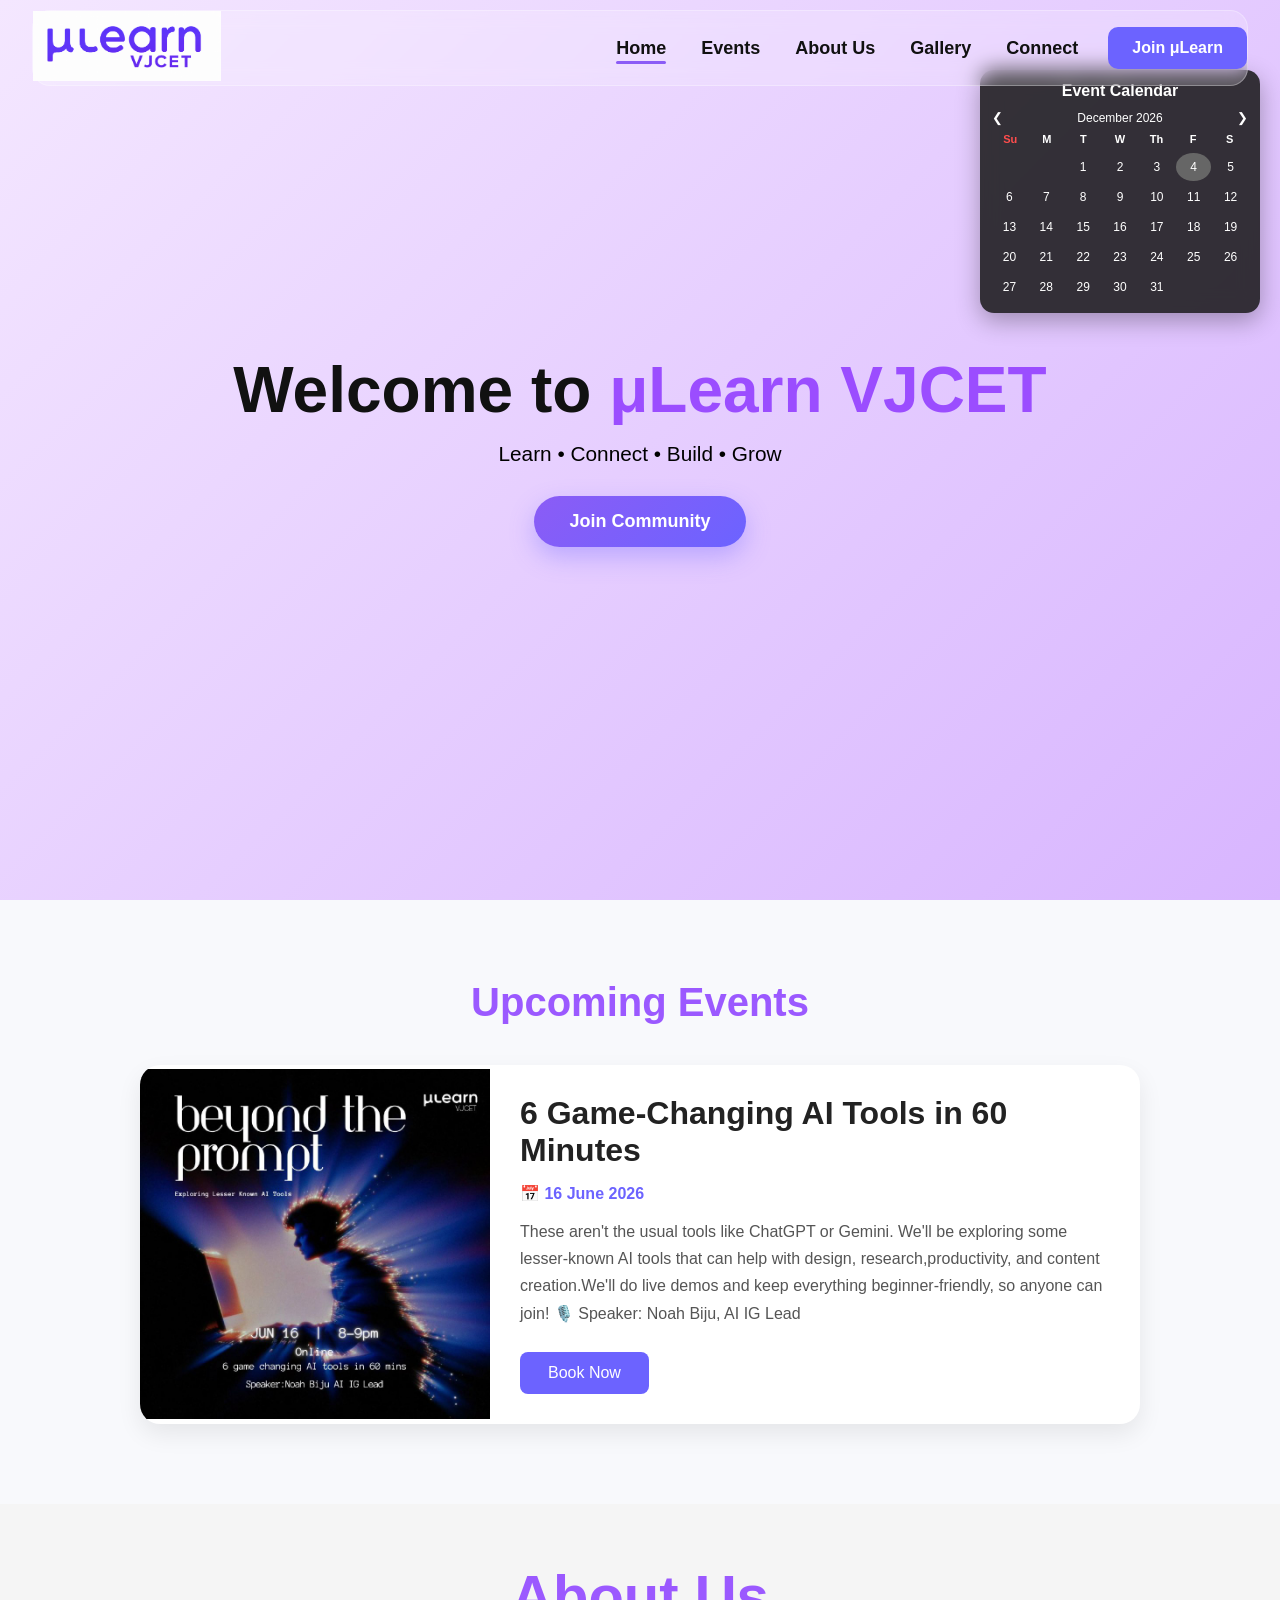
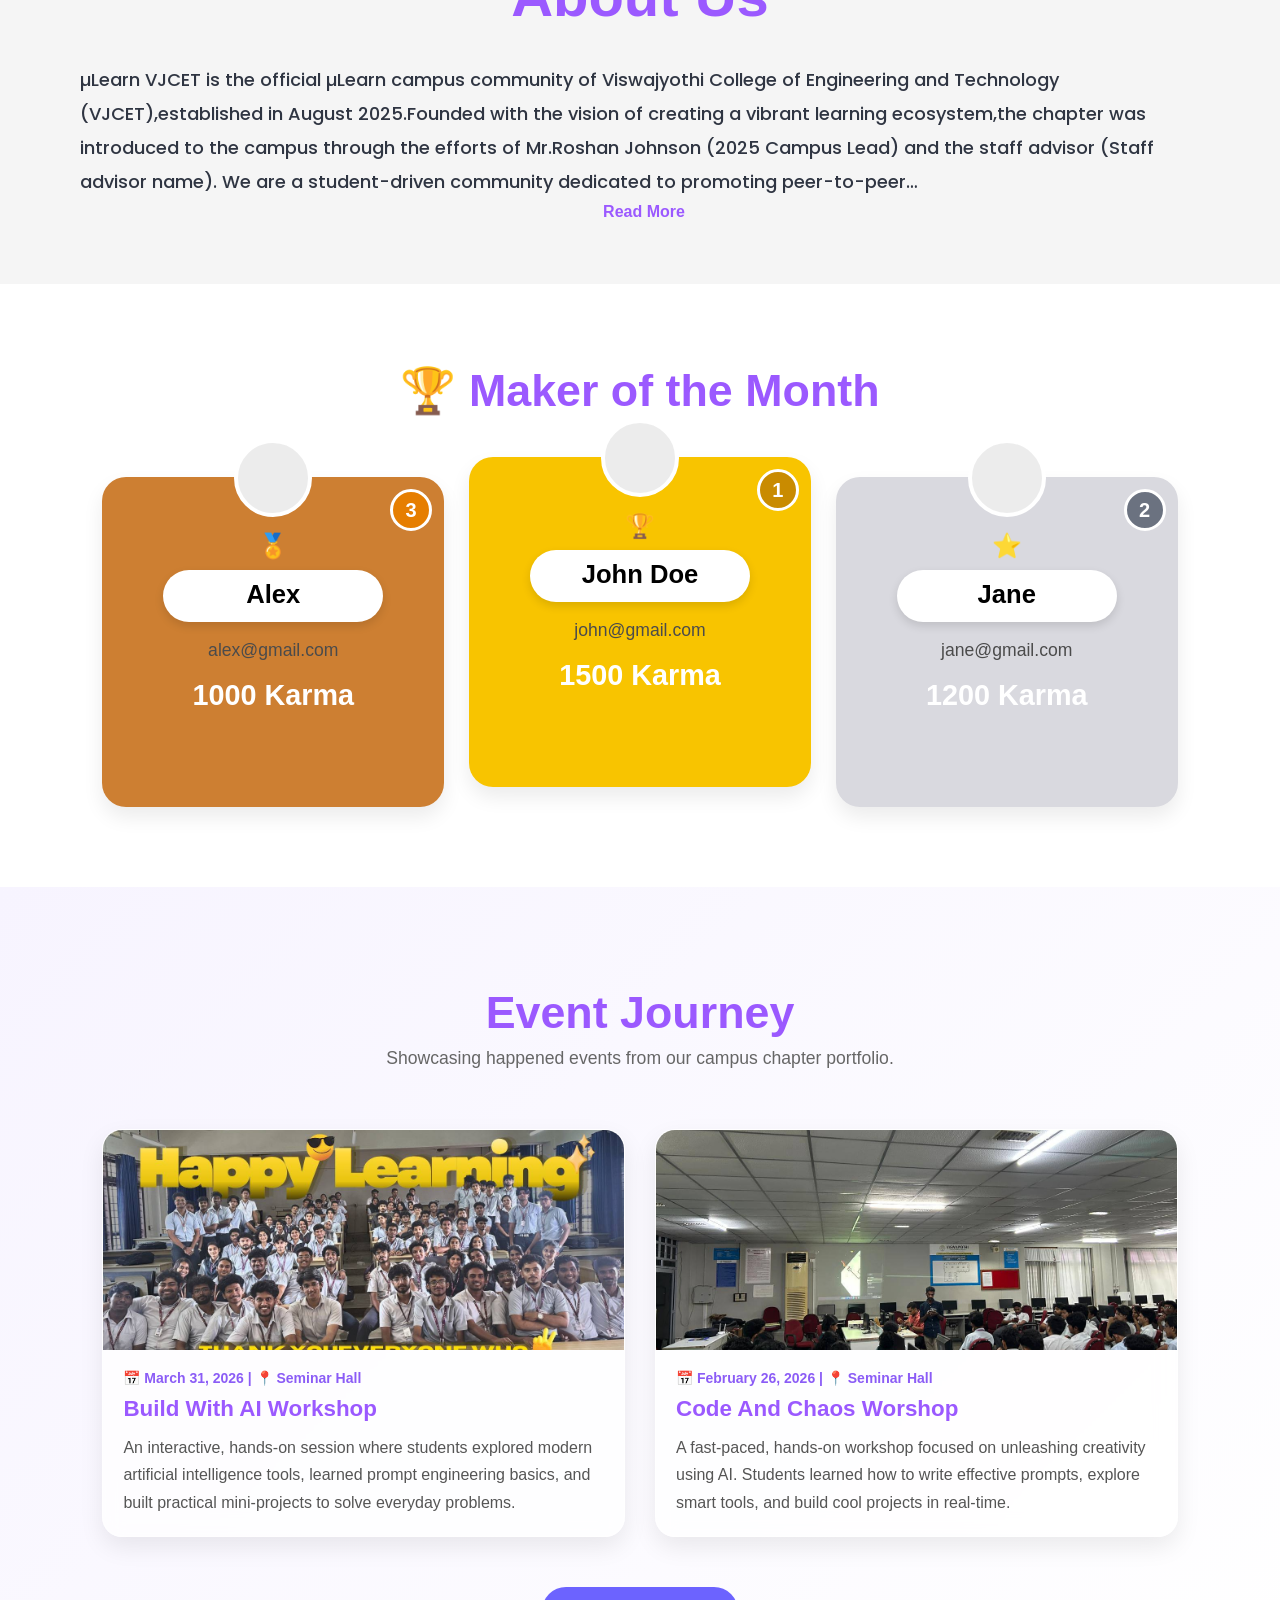
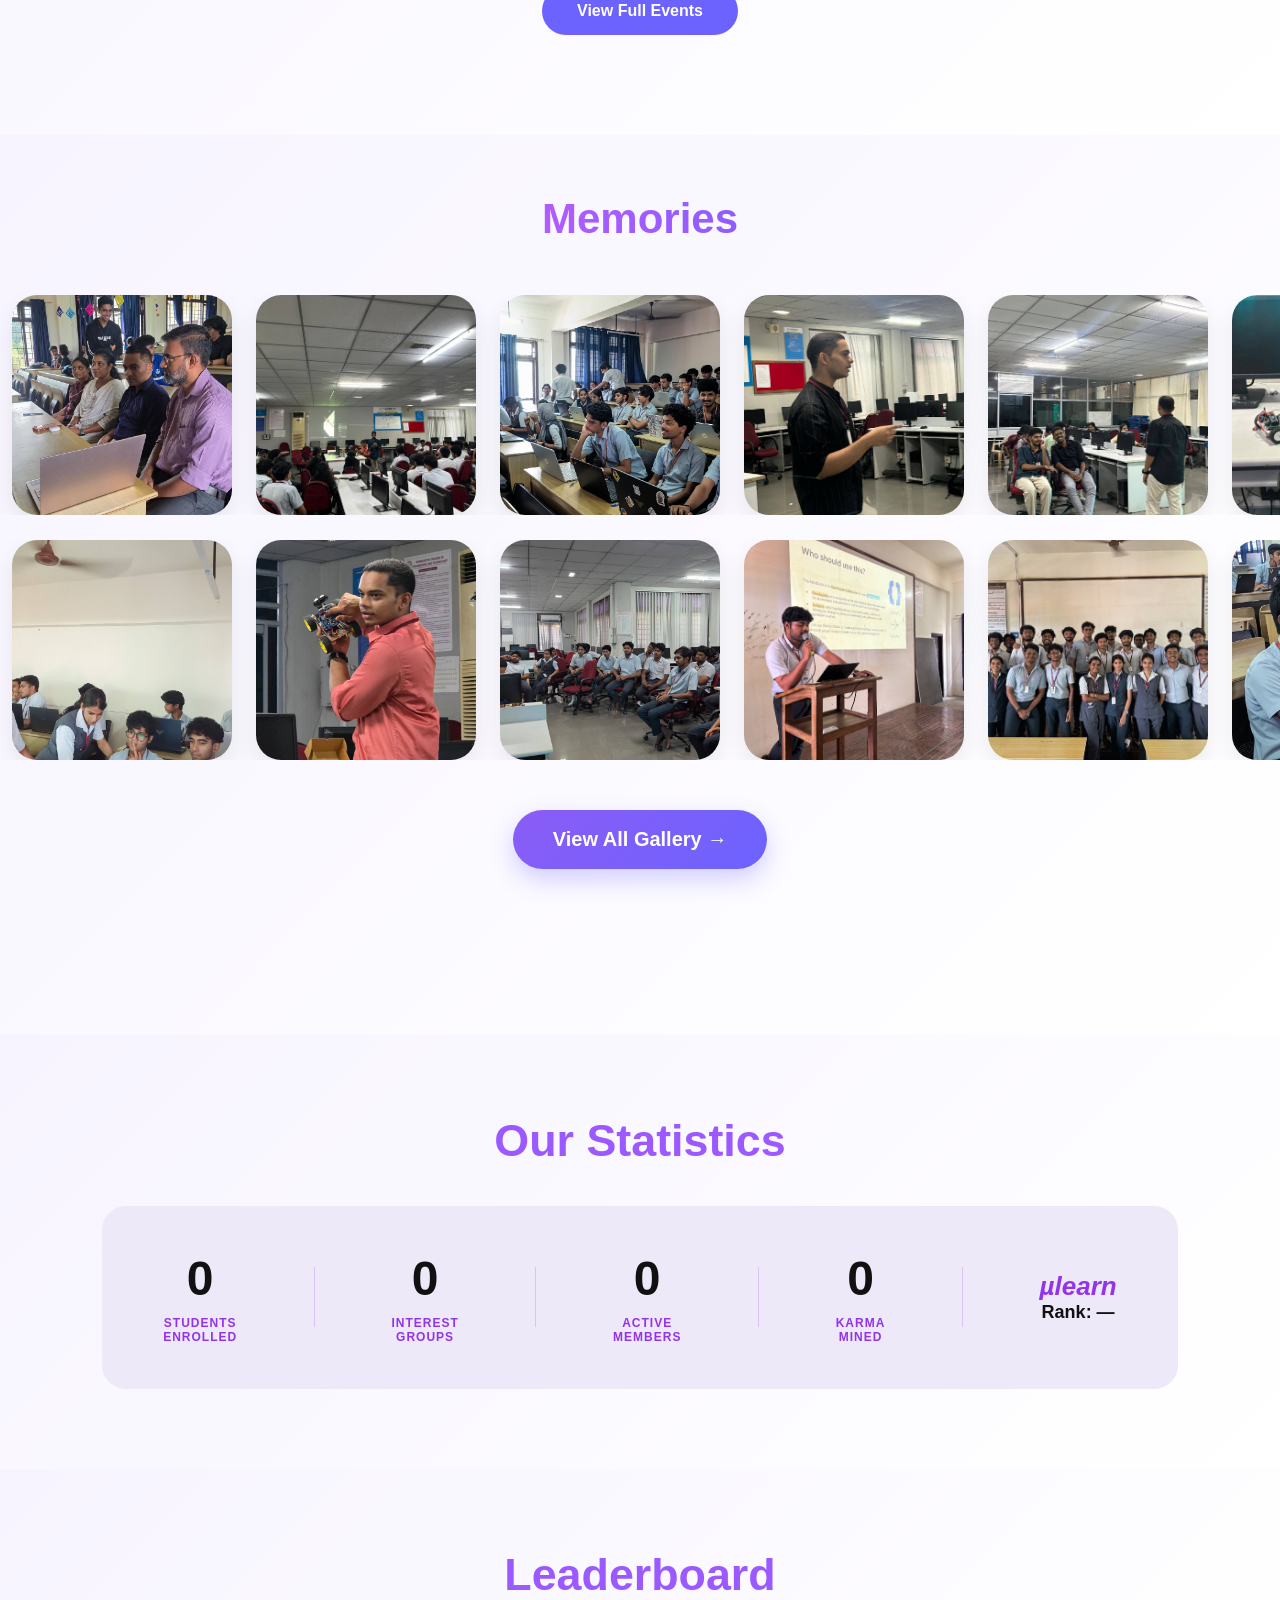
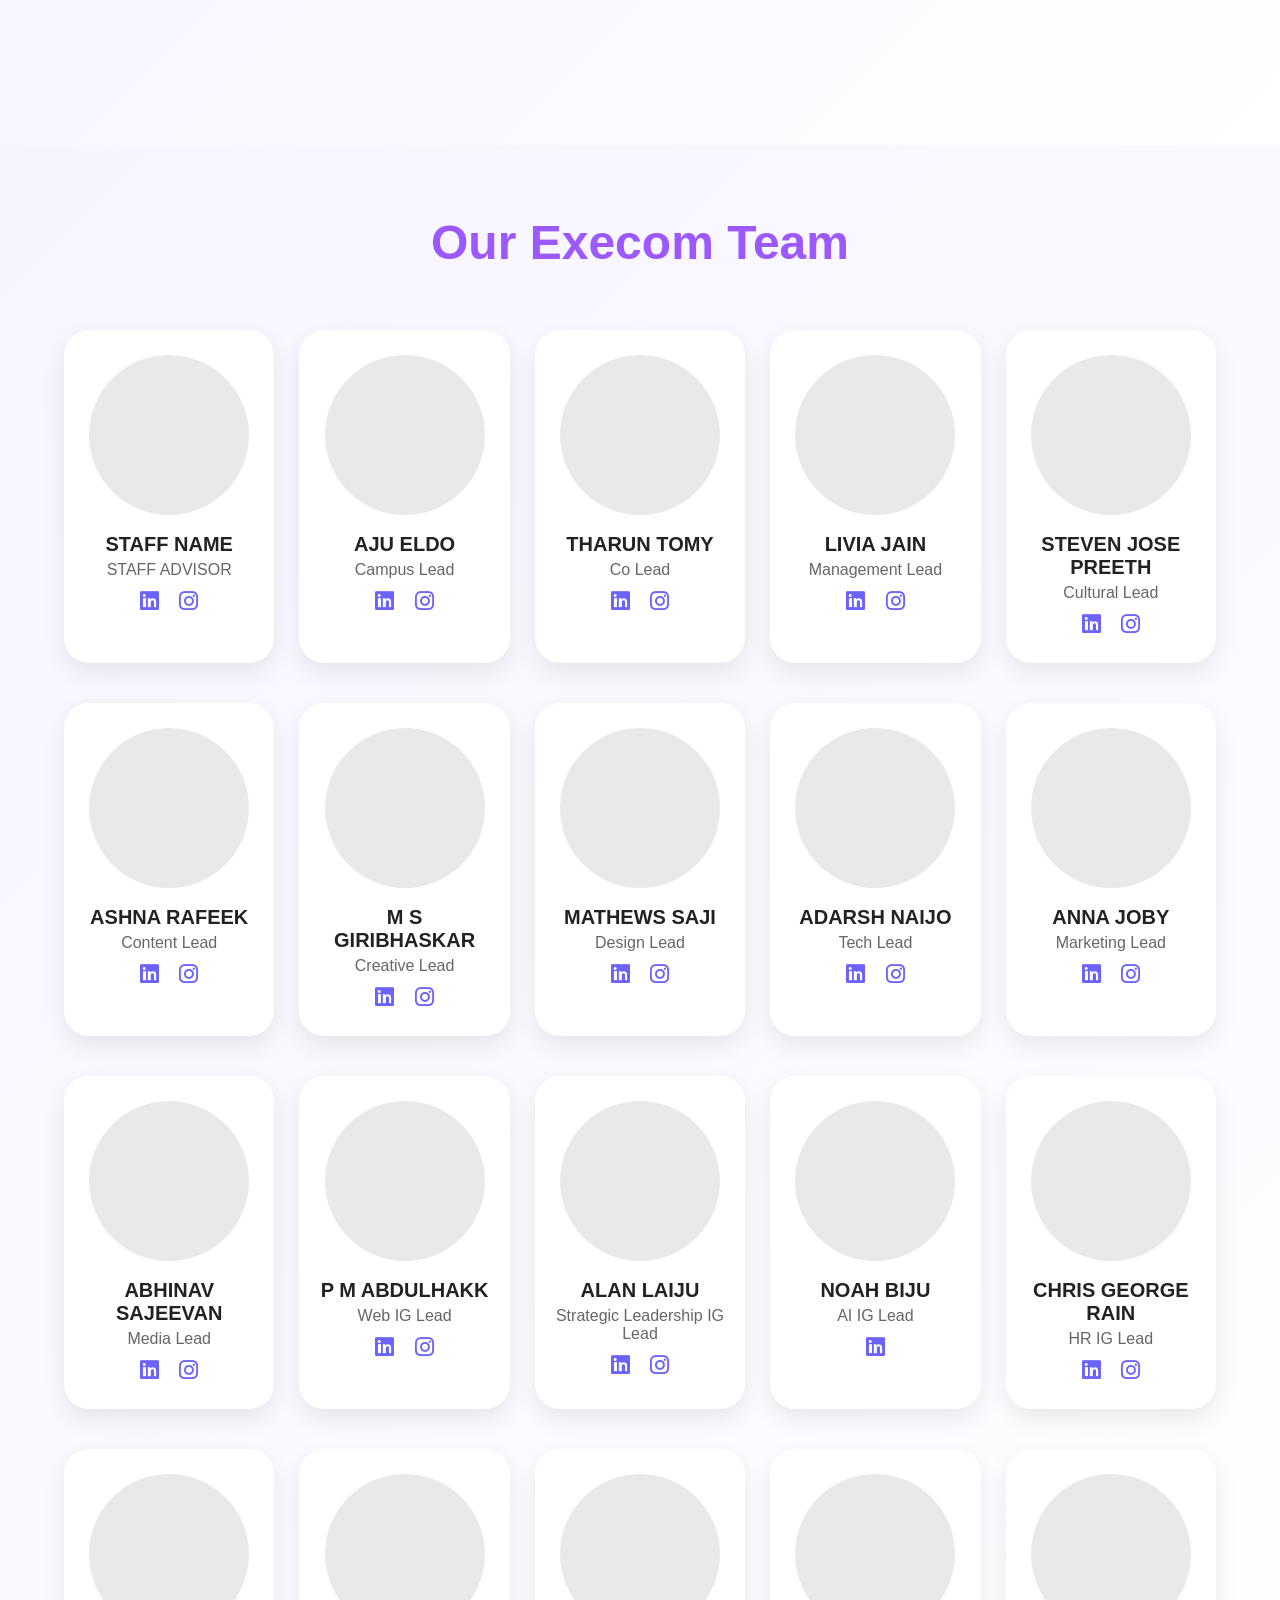
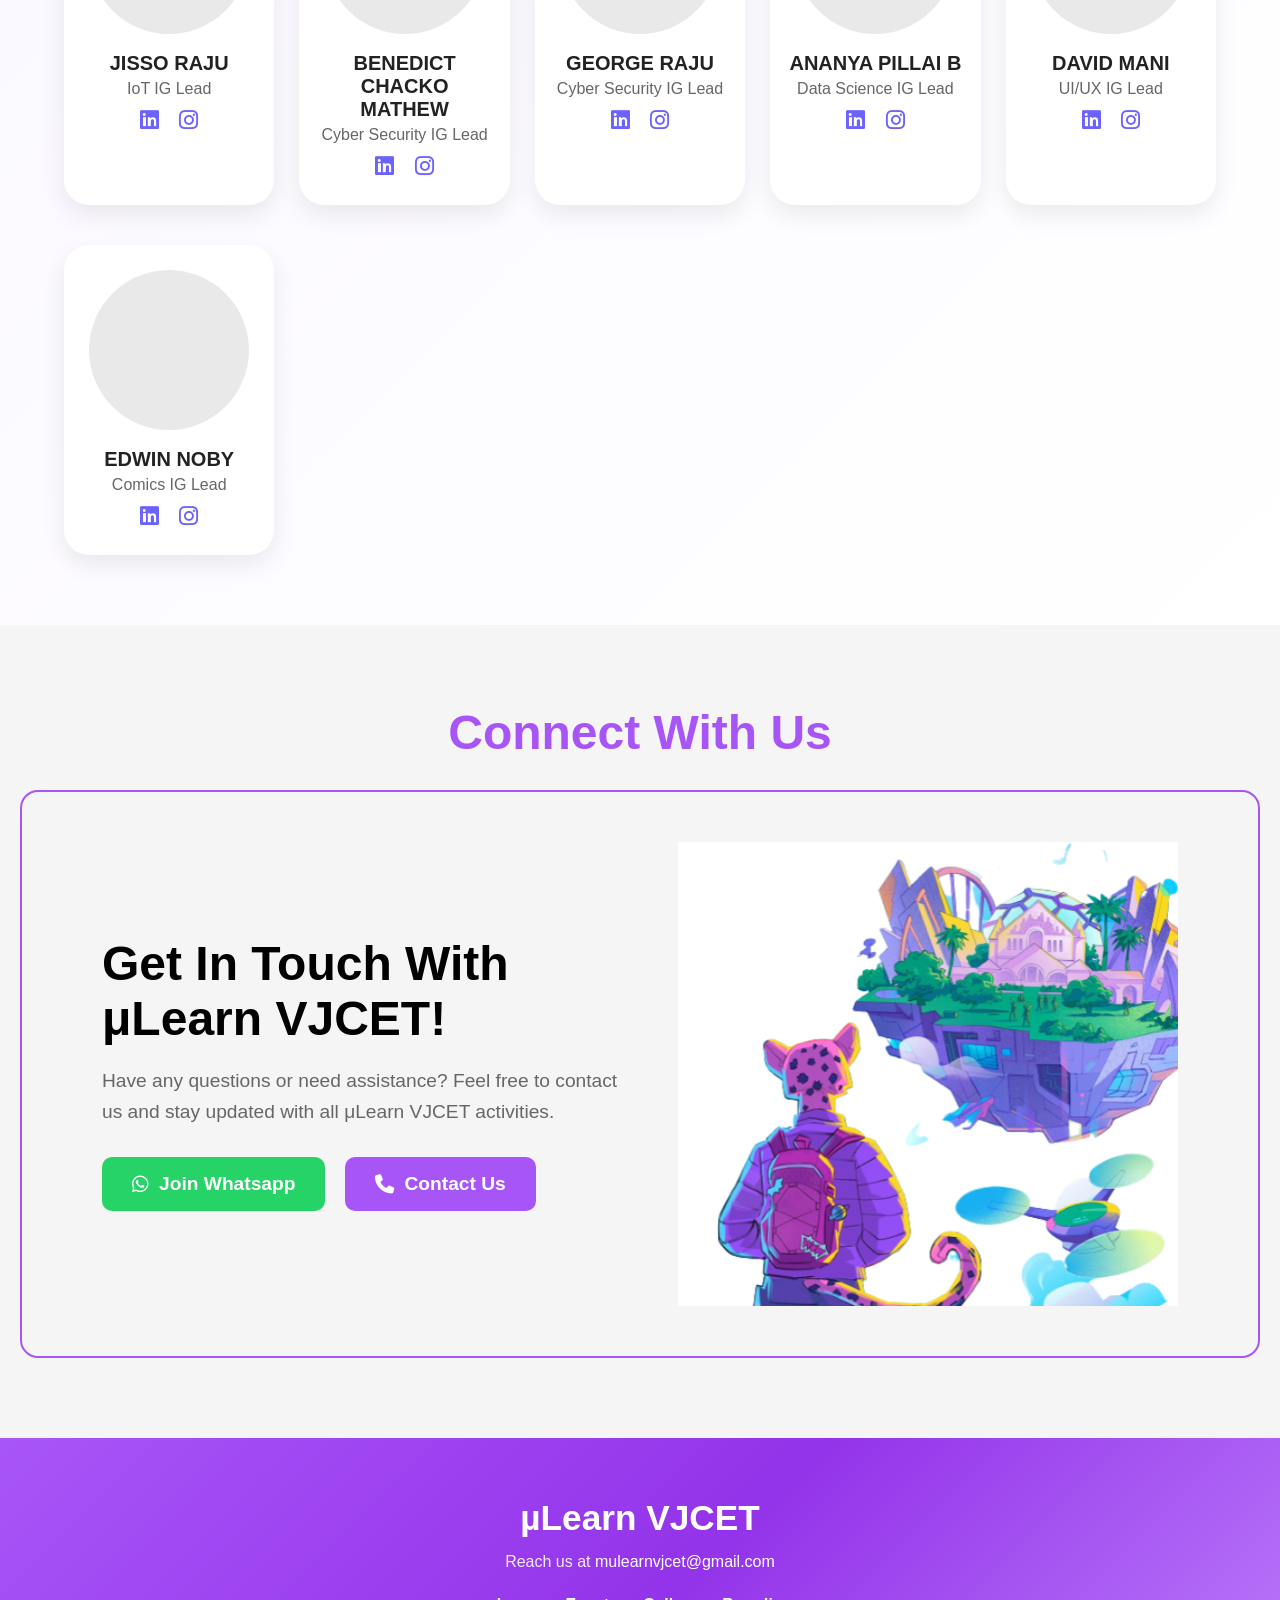
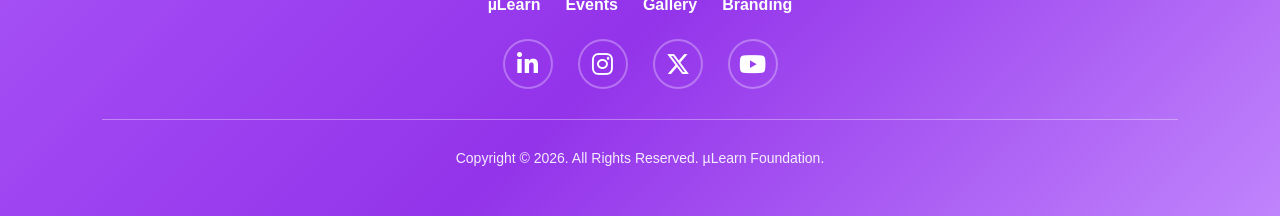
<file: index.html>
<!DOCTYPE html>
<html lang="en">
<head>
    <meta charset="UTF-8">
    <meta name="viewport" content="width=device-width, initial-scale=1.0">
    <title>VJCET μLearn</title>

    <!-- External CSS -->
    <link rel="stylesheet" href="style.css">
    <link rel="stylesheet"
href="https://cdnjs.cloudflare.com/ajax/libs/font-awesome/6.5.1/css/all.min.css">
<link href="https://fonts.googleapis.com/css2?family=Poppins:wght@400;500;600;700&display=swap" rel="stylesheet">
</head>
<body>

    <!-- NAVBAR -->
    <nav class="navbar">

        <div class="nav-container">

            <!-- Logo -->
            <a href="#" class="logo">
                <img src="mu_logo.png" alt="VJCET μLearn Logo">
            </a>

            <!-- Right Side Content -->
            <div class="nav-right">

                <!-- Desktop Menu -->
                <ul class="nav-links">
                    <li><a href="#home">Home</a></li>
                    <li><a href="#events">Events</a></li>
                    <li><a href="#about">About Us</a></li>
                    <li><a href="#gallery">Gallery</a></li>
                    <li><a href="#connect">Connect</a></li>
                </ul>

                <!-- Join Button -->
                <a href="https://app.mulearn.org/register" class="join-btn">
                    Join μLearn
                </a>

                <!-- Hamburger -->
                <div class="hamburger" id="hamburger">
                    <span></span>
                    <span></span>
                    <span></span>
                </div>

            </div>

        </div>

        <!-- Mobile Menu -->
        <div class="mobile-menu" id="mobileMenu">

            <a href="#home" class="mobile-home">Home</a>

            <div class="mobile-line"></div>

            <li><a href="#events">Events</a></li>
                    <li><a href="#about">About Us</a></li>
                    <li><a href="#gallery">Gallery</a></li>
                    <li><a href="#connect">Connect</a></li>

            <a href="https://app.mulearn.org/register" class="mobile-join">
                Join μLearn
            </a>

        </div>

    </nav>

    <!-- HERO SECTION -->
    <section class="hero" id="home">

        <div class="hero-content">

            <h1>
                Welcome to
                <span>μLearn VJCET</span>
            </h1>

            <p>
                Learn • Connect • Build • Grow
            </p>
            <a href="https://chat.whatsapp.com/HdApp4b2ghK9tNvXsVDHcT" class="hero-btn">
    Join Community
</a>
        </div>

        <div class="mini-calendar">
            <h3 class="calendar-title">Event Calendar</h3>
    <div class="cal-header">
        <button id="prev">&#10094;</button>
        <span id="monthTitle"></span>
        <button id="next">&#10095;</button>
    </div>

<div class="cal-weekdays">
    <div class="sunday">Su</div>
    <div>M</div>
    <div>T</div>
    <div>W</div>
    <div>Th</div>
    <div>F</div>
    <div>S</div>
</div>

    <div class="cal-grid" id="calDays"></div>

    <div class="event-box" id="eventBox">
        <h4 id="eventTitle"></h4>
        <p>📅 <span id="eventDateText"></span></p>
        <a href="#events" class="go-btn">Go To Event</a>
    </div>
</div>

</div>

    </section>

    <!-- UPCOMING EVENTS SECTION -->
<section class="upcoming-events" id="events">

    <div class="events-container">

        <h2>Upcoming Events</h2>

        <div class="event-card">

            <!-- Event Poster -->
            <div class="event-image">
                <img src="ad_poster.jpg" alt="Event Poster">
            </div>

            <!-- Event Details -->
            <div class="event-details">

                <h3>6 Game-Changing AI Tools in 60 Minutes</h3>

                <p class="event-date">
                    📅 16 June 2026
                </p>

                <p class="event-description">
                    These aren't the usual tools like ChatGPT or Gemini. We'll be exploring some lesser-known AI tools that can help with design, research,productivity, and content creation.We'll do live demos and keep everything beginner-friendly, so anyone can join!
🎙️ Speaker: Noah Biju, AI IG Lead
                </p>

                <!-- Replace YOUR_EVENT_LINK_HERE -->
                <a href="https://forms.gle/WRQ4mvs7nABZzKE76" class="book-btn">
                    Book Now
                </a>

            </div>

        </div>

    </div>

</section>

</section>

<!-- ABOUT US -->
<section class="about-section" id="about">
    <h2>About Us</h2>

    <p id="aboutText" class="about-text">
µLearn VJCET is the official µLearn campus community of Viswajyothi College of Engineering and Technology (VJCET),established in August 2025.Founded with the vision of creating a vibrant learning ecosystem,the chapter was introduced to the campus through the efforts of Mr.Roshan Johnson (2025 Campus Lead) and the staff advisor (Staff advisor name).
We are a student-driven community dedicated to promoting peer-to-peer learning,innovation,collaboration,and skill development.Through workshops,hackathons,learning circles,mentorship programs,and community initiatives,we provide students with opportunities to explore technology,build meaningful projects,and develop industry-relevant skills.
At µLearn VJCET,we believe that learning extends beyond classrooms.Our mission is to cultivate a culture where students learn together,share knowledge,support one another,and grow into future-ready professionals.By connecting learners,mentors,and industry experts,we strive to empower every student to unlock their full potential and contribute positively to the tech community.
    </p>

    <a id="readMoreBtn" class="read-more">Read More</a>
</section>

<!-- MAKER OF THE MONTH -->
<section class="maker-section">

    <h2 class="maker-title">🏆 Maker of the Month</h2>

    <div class="top-makers">

        <!-- Rank 1 -->
        <div class="maker-card rank-1">
            <div class="profile-pic"></div>
            <div class="rank-badge">1</div>
            <div class="trophy">🏆</div>
            <div class="name">John Doe</div>
            <div class="email">john@gmail.com</div>
            <div class="karma">1500 Karma</div>
        </div>

        <!-- Rank 2 -->
        <div class="maker-card rank-2">
            <div class="profile-pic"></div>
            <div class="rank-badge">2</div>
            <div class="trophy">⭐</div>
            <div class="name">Jane</div>
            <div class="email">jane@gmail.com</div>
            <div class="karma">1200 Karma</div>
        </div>

        <!-- Rank 3 -->
        <div class="maker-card rank-3">
            <div class="profile-pic"></div>
            <div class="rank-badge">3</div>
            <div class="trophy">🏅</div>
            <div class="name">Alex</div>
            <div class="email">alex@gmail.com</div>
            <div class="karma">1000 Karma</div>
        </div>

    </div>

</section>

    <!---------   EVENT JOURNEY SECTION      ------- -->
    <section id="event-journey">
        <div class="container">
            
            <!-- Context Header Blocks -->
            <div class="text-center">
                <h2 class="section-title">Event Journey</h2>
                <p class="section-subtitle">Showcasing happened events from our campus chapter portfolio.</p>
            </div>

            <!-- Active Flex Layout Alignment Boundary Frame -->
            <div class="event-grid">
                
                <!-- [Event Card 1] Always Visible Content Block -->
                <div class="glass-card event-display-card">
                    <div class="event-image-container">
                        <img src="workshop7.jpg" alt="Event Photo" class="event-cover-img">
                    </div>
                    <div class="event-content-body">
                        <span class="event-meta">📅 March 31, 2026 | 📍 Seminar Hall</span>
                        <h3 class="event-title">Build With AI Workshop</h3>
                        <p class="event-desc">An interactive, hands-on session where students explored modern artificial intelligence tools, learned prompt engineering basics, and built practical mini-projects to solve everyday problems.</p>
                    </div>
                </div>

                <!-- [Event Card 2] Always Visible Content Block -->
                <div class="glass-card event-display-card">
                    <div class="event-image-container">
                        <img src="workshop2.jpg" alt="Event Photo" class="event-cover-img">
                    </div>
                    <div class="event-content-body">
                        <span class="event-meta">📅 February 26, 2026 | 📍 Seminar Hall</span>
                        <h3 class="event-title">Code And Chaos Worshop</h3>
                        <p class="event-desc">A fast-paced, hands-on workshop focused on unleashing creativity using AI. Students learned how to write effective prompts, explore smart tools, and build cool projects in real-time.</p>
                    </div>
                </div>

                <!-- [Event Card 3] Initially Hidden Block -->
                <div class="glass-card event-display-card hidden-card">
                    <div class="event-image-container">
                        <img src="workshop6.jpg" alt="IoT Workshop" class="event-cover-img">
                    </div>
                    <div class="event-content-body">
                        <span class="event-meta">📅 February 8, 2026 | 📍 Programming Lab</span>
                        <h3 class="event-title">IoT Worshop</h3>
                        <p class="event-desc">A hands-on workshop where students explored smart devices, learned microcontroller basics, and connected hardware to the internet.</p>
                    </div>
                </div>

            </div>

            <!-- Button Component Layout Block -->
            <div class="view-more-container">
                <button id="toggle-events-btn" class="view-events-btn">View Full Events</button>
            </div>

        </div>
    </section>

<!-----------------   GALLERY SECTION  ------------------>
<section class="gallery-section" id="gallery">
    <h2>Memories</h2>

    <!-- Row 1 -->
    <div class="gallery-row">
        <div class="gallery-track">

            <div class="photo-card"><img src="workshop1.jpg" alt="Workshop 1"></div>
            <div class="photo-card"><img src="workshop2.jpg" alt="Workshop 2"></div>
            <div class="photo-card"><img src="workshop3.jpg" alt="Workshop 3"></div>
            <div class="photo-card"><img src="workshop4.jpg" alt="Workshop 4"></div>
            <div class="photo-card"><img src="workshop5.jpg" alt="Workshop 5"></div>
            <div class="photo-card"><img src="workshop6.jpg" alt="Workshop 6"></div>
            <div class="photo-card"><img src="workshop7.jpg" alt="Workshop 7"></div>
            <div class="photo-card"><img src="workshop8.jpg" alt="Workshop 8"></div>
            <div class="photo-card"><img src="workshop9.jpg" alt="Workshop 9"></div>
            <div class="photo-card"><img src="workshop10.jpg" alt="Workshop 10"></div>

            <!-- Duplicate for smooth sliding -->
            <div class="photo-card"><img src="workshop1.jpg" alt="Workshop 1"></div>
            <div class="photo-card"><img src="workshop2.jpg" alt="Workshop 2"></div>
            <div class="photo-card"><img src="workshop3.jpg" alt="Workshop 3"></div>
            <div class="photo-card"><img src="workshop4.jpg" alt="Workshop 4"></div>
            <div class="photo-card"><img src="workshop5.jpg" alt="Workshop 5"></div>
            <div class="photo-card"><img src="workshop6.jpg" alt="Workshop 6"></div>
            <div class="photo-card"><img src="workshop7.jpg" alt="Workshop 7"></div>
            <div class="photo-card"><img src="workshop8.jpg" alt="Workshop 8"></div>
            <div class="photo-card"><img src="workshop9.jpg" alt="Workshop 9"></div>
            <div class="photo-card"><img src="workshop10.jpg" alt="Workshop 10"></div>

        </div>
    </div>

    <!-- Row 2 -->
    <div class="gallery-row reverse">
        <div class="gallery-track">

            <div class="photo-card"><img src="workshop11.jpg" alt="Workshop 11"></div>
            <div class="photo-card"><img src="workshop12.jpg" alt="Workshop 12"></div>
            <div class="photo-card"><img src="workshop13.jpg" alt="Workshop 13"></div>
            <div class="photo-card"><img src="workshop14.jpg" alt="Workshop 14"></div>
            <div class="photo-card"><img src="workshop15.jpg" alt="Workshop 15"></div>
            <div class="photo-card"><img src="workshop16.jpg" alt="Workshop 16"></div>
            <div class="photo-card"><img src="workshop17.jpg" alt="Workshop 17"></div>
            <div class="photo-card"><img src="workshop18.jpg" alt="Workshop 18"></div>
            <div class="photo-card"><img src="workshop19.jpg" alt="Workshop 19"></div>
            <div class="photo-card"><img src="workshop20.jpg" alt="Workshop 20"></div>

            <!-- Duplicate for smooth sliding -->
            <div class="photo-card"><img src="workshop11.jpg" alt="Workshop 11"></div>
            <div class="photo-card"><img src="workshop12.jpg" alt="Workshop 12"></div>
            <div class="photo-card"><img src="workshop13.jpg" alt="Workshop 13"></div>
            <div class="photo-card"><img src="workshop14.jpg" alt="Workshop 14"></div>
            <div class="photo-card"><img src="workshop15.jpg" alt="Workshop 15"></div>
            <div class="photo-card"><img src="workshop16.jpg" alt="Workshop 16"></div>
            <div class="photo-card"><img src="workshop17.jpg" alt="Workshop 17"></div>
            <div class="photo-card"><img src="workshop18.jpg" alt="Workshop 18"></div>
            <div class="photo-card"><img src="workshop19.jpg" alt="Workshop 19"></div>
            <div class="photo-card"><img src="workshop20.jpg" alt="Workshop 20"></div>

        </div>
    </div>

    <!-- View All Gallery Button -->
    <div class="gallery-btn-container">
        <button class="view-gallery-btn" id="openGalleryBtn">
            View All Gallery →
        </button>
    </div>
</section>

<!-- FULLSCREEN GALLERY MODAL -->
<div class="gallery-modal" id="galleryModal">

    <span class="close-gallery" id="closeGalleryBtn">&times;</span>

    <div class="gallery-modal-content">

        <img src="workshop1.jpg" alt="">
        <img src="workshop2.jpg" alt="">
        <img src="workshop3.jpg" alt="">
        <img src="workshop4.jpg" alt="">
        <img src="workshop5.jpg" alt="">
        <img src="workshop6.jpg" alt="">
        <img src="workshop7.jpg" alt="">
        <img src="workshop8.jpg" alt="">
        <img src="workshop9.jpg" alt="">
        <img src="workshop10.jpg" alt="">

        <img src="workshop11.jpg" alt="">
        <img src="workshop12.jpg" alt="">
        <img src="workshop13.jpg" alt="">
        <img src="workshop14.jpg" alt="">
        <img src="workshop15.jpg" alt="">
        <img src="workshop16.jpg" alt="">
        <img src="workshop17.jpg" alt="">
        <img src="workshop18.jpg" alt="">
        <img src="workshop19.jpg" alt="">
        <img src="workshop20.jpg" alt="">

    </div>

</div>

<!-- LEAD STATS SECTION -->
<section class="stats-section" id="stats">

    <h2 class="stats-title">Our Statistics</h2>

    <div class="stats-band">

        <div class="stats-row">

            <div class="stat-item">
                <div class="stat-num" id="studentsCount">0</div>
                <div class="stat-label">Students<br>Enrolled</div>
            </div>

            <div class="stat-divider"></div>

            <div class="stat-item">
                <div class="stat-num" id="igCount">0</div>
                <div class="stat-label">Interest<br>Groups</div>
            </div>

            <div class="stat-divider"></div>

            <div class="stat-item">
                <div class="stat-num" id="activeCount">0</div>
                <div class="stat-label">Active<br>Members</div>
            </div>

            <div class="stat-divider"></div>

            <div class="stat-item">
                <div class="stat-num" id="karmaCount">0</div>
                <div class="stat-label">Karma<br>Mined</div>
            </div>

            <div class="stat-divider"></div>

            <div class="stat-item rank-item">
                <span class="mu-logo-text">µlearn</span>
                <span class="rank-num-text" id="rankText">Rank: —</span>
            </div>

        </div>

    </div>

</section>
<!-- LEADERBOARD -->
<section class="leaderboard-section">

    <h2 class="leaderboard-title">Leaderboard</h2>

    <div class="podium" id="podium"></div>

    <div class="leaderboard-list" id="leaderboardList"></div>

</section>

<!-----------------   EXECOM SECTION  ------------------>

    <section class="execom-section">
    <h2>Our Execom Team</h2>

    <div class="execom-grid">

         <div class="member-card">
            <div class="photo-space"></div>
            <h3>STAFF NAME</h3>
            <p>STAFF ADVISOR</p>
            <div class="social-links">
                <a href=PASTE_LINK_HERE target="_blank"><i class="fab fa-linkedin"></i></a>
                <a href=PASTE_LINK_HERE target="_blank"><i class="fab fa-instagram"></i></a>
            </div>
        </div>

        <div class="member-card">
            <div class="photo-space"></div>
            <h3>AJU ELDO</h3>
            <p>Campus Lead</p>
            <div class="social-links">
                <a href="https://www.linkedin.com/in/aju-eldo" target="_blank"><i class="fab fa-linkedin"></i></a>
                <a href="https://www.instagram.com/aju_eldo_" target="_blank"><i class="fab fa-instagram"></i></a>
            </div>
        </div>

        <div class="member-card">
            <div class="photo-space"></div>
            <h3>THARUN TOMY</h3>
            <p>Co Lead</p>
            <div class="social-links">
                <a href="https://www.linkedin.com/in/tharuntomy06" target="_blank"><i class="fab fa-linkedin"></i></a>
                <a href="https://www.instagram.com/tharun.tomy" target="_blank"><i class="fab fa-instagram"></i></a>
            </div>
        </div>

        <div class="member-card">
            <div class="photo-space"></div>
            <h3>LIVIA JAIN</h3>
            <p>Management Lead</p>
            <div class="social-links">
                <a href="https://www.linkedin.com/in/livia-jain-751b2a349" target="_blank"><i class="fab fa-linkedin"></i></a>
                <a href="https://www.instagram.com/liviajain" target="_blank"><i class="fab fa-instagram"></i></a>
            </div>
        </div>

        <div class="member-card">
            <div class="photo-space"></div>
            <h3>STEVEN JOSE PREETH</h3>
            <p>Cultural Lead</p>
            <div class="social-links">
                <a href="https://www.linkedin.com/in/steven-preeth-304405318" target="_blank"><i class="fab fa-linkedin"></i></a>
                <a href="https://www.instagram.com/_steven.x_/" target="_blank"><i class="fab fa-instagram"></i></a>
            </div>
        </div>

        <div class="member-card">
            <div class="photo-space"></div>
            <h3>ASHNA RAFEEK</h3>
            <p>Content Lead</p>
            <div class="social-links">
                <a href="https://www.linkedin.com/in/ashnarafeek" target="_blank"><i class="fab fa-linkedin"></i></a>
                <a href="https://www.instagram.com/4s1na" target="_blank"><i class="fab fa-instagram"></i></a>
            </div>
        </div>

        <div class="member-card">
            <div class="photo-space"></div>
            <h3>M S GIRIBHASKAR</h3>
            <p>Creative Lead</p>
            <div class="social-links">
                <a href="https://www.linkedin.com/in/m-s-giribhaskar" target="_blank"><i class="fab fa-linkedin"></i></a>
                <a href="https://www.instagram.com/__giribhaskar__" target="_blank"><i class="fab fa-instagram"></i></a>
            </div>
        </div>

        <div class="member-card">
            <div class="photo-space"></div>
            <h3>MATHEWS SAJI</h3>
            <p>Design Lead</p>
            <div class="social-links">
                <a href="https://www.linkedin.com/in/mathews-saji-53825a2b9" target="_blank"><i class="fab fa-linkedin"></i></a>
                <a href="https://www.instagram.com/mathewssaji_mangalathu" target="_blank"><i class="fab fa-instagram"></i></a>
            </div>
        </div>

        <div class="member-card">
            <div class="photo-space"></div>
            <h3>ADARSH NAIJO</h3>
            <p>Tech Lead</p>
            <div class="social-links">
                <a href="https://www.linkedin.com/in/adarsh-naijo-53b12238b" target="_blank"><i class="fab fa-linkedin"></i></a>
                <a href="https://www.instagram.com/adarsh_naijo" target="_blank"><i class="fab fa-instagram"></i></a>
            </div>
        </div>

        <div class="member-card">
            <div class="photo-space"></div>
            <h3>ANNA JOBY</h3>
            <p>Marketing Lead</p>
            <div class="social-links">
                <a href="https://www.linkedin.com/in/anna-joby-09bb83336" target="_blank"><i class="fab fa-linkedin"></i></a>
                <a href="https://www.instagram.com/anna__joby" target="_blank"><i class="fab fa-instagram"></i></a>
            </div>
        </div>

        <div class="member-card">
            <div class="photo-space"></div>
            <h3>ABHINAV SAJEEVAN</h3>
            <p>Media Lead</p>
            <div class="social-links">
                <a href="https://www.linkedin.com/in/abhinav-sajeevan-759a43330" target="_blank"><i class="fab fa-linkedin"></i></a>
                <a href="https://www.instagram.com/abhinav_.59" target="_blank"><i class="fab fa-instagram"></i></a>
            </div>
        </div>

        <div class="member-card">
            <div class="photo-space"></div>
            <h3>P M ABDULHAKK</h3>
            <p>Web IG Lead</p>
            <div class="social-links">
                <a href="https://www.linkedin.com/in/p-m-abdulhakk-b3b65433b" target="_blank"><i class="fab fa-linkedin"></i></a>
                <a href="https://www.instagram.com/haakkkku" target="_blank"><i class="fab fa-instagram"></i></a>
            </div>
        </div>
        <div class="member-card">
    	<div class="photo-space"></div>
    	<h3>ALAN LAIJU</h3>
    	<p>Strategic Leadership IG Lead</p>
    	<div class="social-links">
        	<a href="#" target="_blank"><i class="fab fa-linkedin"></i></a>
        	<a href="#" target="_blank"><i class="fab fa-instagram"></i></a>
    	</div>
	</div>

        <div class="member-card">
            <div class="photo-space"></div>
            <h3>NOAH BIJU</h3>
            <p>AI IG Lead</p>
            <div class="social-links">
                <a href="https://www.linkedin.com/in/noah-biju" target="_blank"><i class="fab fa-linkedin"></i></a>
            </div>
        </div>

        <div class="member-card">
            <div class="photo-space"></div>
            <h3>CHRIS GEORGE RAIN</h3>
            <p>HR IG Lead</p>
            <div class="social-links">
                <a href="https://www.linkedin.com/in/chris-george-rain-aa201337b" target="_blank"><i class="fab fa-linkedin"></i></a>
                <a href="https://www.instagram.com/chr_lz_" target="_blank"><i class="fab fa-instagram"></i></a>
            </div>
        </div>

        <div class="member-card">
            <div class="photo-space"></div>
            <h3>JISSO RAJU</h3>
            <p>IoT IG Lead</p>
            <div class="social-links">
                <a href="https://www.linkedin.com/in/jisso-raju-3a3279388" target="_blank"><i class="fab fa-linkedin"></i></a>
                <a href="https://www.instagram.com/rajujisso" target="_blank"><i class="fab fa-instagram"></i></a>
            </div>
        </div>

        <div class="member-card">
            <div class="photo-space"></div>
            <h3>BENEDICT CHACKO MATHEW</h3>
            <p>Cyber Security IG Lead</p>
            <div class="social-links">
                <a href="https://www.linkedin.com/in/benedict-chacko" target="_blank"><i class="fab fa-linkedin"></i></a>
                <a href="https://www.instagram.com/benedict.chacko" target="_blank"><i class="fab fa-instagram"></i></a>
            </div>
        </div>

        <div class="member-card">
            <div class="photo-space"></div>
            <h3>GEORGE RAJU</h3>
            <p>Cyber Security IG Lead</p>
            <div class="social-links">
                <a href="https://www.linkedin.com/in/05georgeraju" target="_blank"><i class="fab fa-linkedin"></i></a>
                <a href="https://www.instagram.com/__george__raju" target="_blank"><i class="fab fa-instagram"></i></a>
            </div>
        </div>

        <div class="member-card">
    	<div class="photo-space"></div>
    	<h3>ANANYA PILLAI B</h3>
    	<p>Data Science IG Lead</p>
    	<div class="social-links">
        	<a href="#" target="_blank"><i class="fab fa-linkedin"></i></a>
        	<a href="#" target="_blank"><i class="fab fa-instagram"></i></a>
    	</div>
	</div>

        <div class="member-card">
            <div class="photo-space"></div>
            <h3>DAVID MANI</h3>
            <p>UI/UX IG Lead</p>
            <div class="social-links">
                <a href="https://www.linkedin.com/in/davidmani" target="_blank"><i class="fab fa-linkedin"></i></a>
                <a href="https://www.instagram.com/davidmani_/" target="_blank"><i class="fab fa-instagram"></i></a>
            </div>
        </div>

        <div class="member-card">
            <div class="photo-space"></div>
            <h3>EDWIN NOBY</h3>
            <p>Comics IG Lead</p>
            <div class="social-links">
                <a href="https://www.linkedin.com/in/edwin-noby-071295331" target="_blank"><i class="fab fa-linkedin"></i></a>
                <a href="https://www.instagram.com/edwin._.noby" target="_blank"><i class="fab fa-instagram"></i></a>
            </div>
        </div>

    </div>
</section>

<!-----------------   CONNECT SECTION  ------------------>
<section class="connect-section" id="connect">
    <h2 class="connect-title">Connect With Us</h2>

    <div class="connect-card">

        <!-- Left Content -->
        <div class="connect-content">
            <h3>Get In Touch With μLearn VJCET!</h3>

            <p>
                Have any questions or need assistance?
                Feel free to contact us and stay updated with
                all μLearn VJCET activities.
            </p>

            <div class="connect-buttons">
                <a href="https://chat.whatsapp.com/L3s4aEr9t2bGdra774w9j2" class="whatsapp-btn">
                    <i class="fab fa-whatsapp"></i>
                    Join Whatsapp
                </a>

                <a href="tel:+919539756010" class="contact-btn">
                    <i class="fas fa-phone"></i>
                    Contact Us
                </a>
            </div>
        </div>

        <!-- Right Image -->
        <div class="connect-image">
            <img src="lion.png" alt="Connect Illustration">
        </div>

    </div>
</section>

    <!-----------------   FOOTER SECTION  ------------------>
 
    <footer class="footer">
        <div class="footer-wrap">
            <h1>µLearn VJCET</h1>
            
            <p>Reach us at <a href="mailto:mulearnvjcet@gmail.com">mulearnvjcet@gmail.com</a></p>
            
            <!-- Site Page Directory References -->
            <div class="footer-links">
                <a href="index.html">µLearn</a>
                <a href="#event-journey">Events</a>
                <a href="PASTE_GALLERY_LINK_HERE">Gallery</a>
                <a href="PASTE_BRANDING_LINK_HERE">Branding</a>
            </div>

            <!-- Chapter Outbound Engagement Targets -->
            <div class="socials">
    <a href="https://www.linkedin.com/company/mulearn-vjcet/posts/?feedView=all" target="_blank">
        <i class="fa-brands fa-linkedin-in"></i>
    </a>

    <a href="https://www.instagram.com/mulearn.vjc?igsh=OXplejl6MzRoNGwz" target="_blank">
        <i class="fa-brands fa-instagram"></i>
    </a>

    <a href="PASTE_TWITTER_X_LINK_HERE" target="_blank">
        <i class="fa-brands fa-x-twitter"></i>
    </a>

    <a href="PASTE_YOUTUBE_LINK_HERE" target="_blank">
        <i class="fa-brands fa-youtube"></i>
    </a>
</div>

            <hr>
            <p class="copy">Copyright © 2026. All Rights Reserved. µLearn Foundation.</p>
        </div>
    </footer>

    <!-- External JavaScript -->
    <script src="script.js"></script>

</body>
</html>
</file>
<file: style.css>
/* =========================================
   GLOBAL STYLES
========================================= */

*{
    margin:0;
    padding:0;
    box-sizing:border-box;
    font-family:Arial, Helvetica, sans-serif;
}

body{
    overflow-x:hidden;
}

/* =========================================
   HERO SECTION
========================================= */

.hero{
    min-height:100vh;

    background:linear-gradient(
        135deg,
        #f4e7ff,
        #d8b5ff
    );

    display:flex;
    justify-content:center;
    align-items:center;
    text-align:center;
}

.hero-content h1{
    font-size:4rem;
    color:#111;
}

.hero-content span{
    color:#9b4dff;
}

.hero-content p{
    margin-top:15px;
    font-size:1.3rem;
}

/* =========================================
   NAVBAR
========================================= */

.navbar{
    position:fixed;
    top:10px;
    left:50%;
    transform:translateX(-50%);

    width:95%;

    background:rgba(255,255,255,0.18);
    backdrop-filter:blur(10px);

    border-radius:18px;

    border:1px solid rgba(255,255,255,0.3);

    z-index:1000;
}

.nav-container{
    display:flex;
    justify-content:space-between;
    align-items:center;
}

/* Logo */

.logo img{
    height:70px;
    width:auto;
}

/* Right Side Container */

.nav-right{
    display:flex;
    align-items:center;
    gap:30px;
}

/* Desktop Menu */

.nav-links{
    display:flex;
    align-items:center;
    gap:35px;
    list-style:none;
}

.nav-links a{
    position:relative;
    text-decoration:none;
    color:#111;
    font-size:18px;
    font-weight:600;
    transition:.3s;
    padding-bottom:6px;
}

.nav-links a:hover{
    color:#8b5cf6;
}

/* Animated underline */
.nav-links a::after{
    content:"";
    position:absolute;
    left:50%;
    bottom:0;
    width:0;
    height:3px;
    background:#8b5cf6;
    border-radius:10px;
    transform:translateX(-50%);
    transition:width .3s ease;
}

.nav-links a:hover::after,
.nav-links a.active::after{
    width:100%;
}

/* Join Button */

.join-btn{
    text-decoration:none;
    color:white;
    background:#6c63ff;
    padding:12px 24px;
    border-radius:10px;
    font-weight:bold;
    transition:.3s;
}

.join-btn:hover{
    background:#5147ff;
}

/* Hamburger */

.hamburger{
    display:none;
    flex-direction:column;
    gap:6px;
    cursor:pointer;
}

.hamburger span{
    width:30px;
    height:3px;
    background:#2196f3;
    border-radius:20px;
}

/* =========================================
   HERO BUTTON
========================================= */

.hero-btn{
    display:inline-block;
    margin-top:30px;

    padding:15px 35px;

    background:linear-gradient(
        135deg,
        #8b5cf6,
        #6c63ff
    );

    color:white;
    text-decoration:none;

    font-size:18px;
    font-weight:600;

    border-radius:50px;

    box-shadow:0 10px 25px rgba(108,99,255,0.35);

    transition:all 0.3s ease;
}

.hero-btn:hover{
    transform:translateY(-4px);
    box-shadow:0 15px 35px rgba(108,99,255,0.45);
}

.hero{
    position:relative;
}

/* MINI CALENDAR FLOAT RIGHT */
.mini-calendar{
    position:absolute;
    top:70px;   /* under navbar */
    right:20px;
    width:280px;
    background:rgba(20,20,20,0.85);
    backdrop-filter:blur(10px);
    color:#fff;
    border-radius:14px;
    padding:12px;
    box-shadow:0 8px 25px rgba(0,0,0,0.3);
    font-size:12px;
}

.calendar-title{
    text-align:center;
    margin-bottom:10px;
    font-size:16px;
    color:white;
}

.cal-weekdays{
    display:grid;
    grid-template-columns:repeat(7,1fr);
    text-align:center;
    margin-bottom:8px;
    font-size:11px;
    font-weight:600;
    color:white;
}

.sunday{
    color:#ff4d4d;
}

/* HEADER */
.cal-header{
    display:flex;
    justify-content:space-between;
    align-items:center;
    margin-bottom:8px;
}

.cal-header button{
    background:none;
    border:none;
    color:white;
    cursor:pointer;
}

/* DAYS GRID */
.cal-grid{
    display:grid;
    grid-template-columns:repeat(7,minmax(0,1fr));
    gap:2px;
    text-align:center;
}

.cal-grid div{
    width:100%;
    height:28px;
    display:flex;
    align-items:center;
    justify-content:center;
    border-radius:50%;
    cursor:pointer;
}

/* TODAY */
.today{
    background:#666;
}

/* 🔵 EVENT DATE */
.event-day{
    background:#3ea6ff;
    color:white;
    font-weight:bold;
    box-shadow:0 0 10px rgba(62,166,255,0.7);
}

/* EVENT BOX */
.event-box{
    display:none; /* hidden until event clicked */

    margin-top:10px;
    border-top:1px solid rgba(255,255,255,0.1);
    padding-top:8px;
    text-align:center;
}

.go-btn{
    display:inline-block;
    margin-top:6px;
    padding:6px 12px;
    background:#3ea6ff;
    color:white;
    border-radius:20px;
    text-decoration:none;
    font-size:11px;
}

/* Event Details */

.event-info{
    margin-top:30px;
    text-align:center;
    border-top:1px solid rgba(255,255,255,.1);
    padding-top:20px;
}

.event-info h4{
    margin-bottom:8px;
    font-size:20px;
}

.event-info p{
    color:#cfcfcf;
    margin-bottom:15px;
}

.event-btn{
    display:inline-block;
    background:#3ea6ff;
    color:white;
    text-decoration:none;
    padding:12px 25px;
    border-radius:30px;
    font-weight:600;
    transition:.3s;
}

.event-btn:hover{
    background:#2592f4;
    transform:translateY(-2px);
}

/* Mobile Menu */

.mobile-menu{
    position:absolute;
    top:90px;
    right:15px;

    width:75%;
    max-width:350px;

    background:rgba(15,15,20,0.95);

    border-radius:35px;

    padding:30px;

    display:flex;
    flex-direction:column;
    align-items:center;

    gap:25px;

    opacity:0;
    visibility:hidden;

    transform:translateY(-20px);

    transition:.3s;
}

.mobile-menu.active{
    opacity:1;
    visibility:visible;
    transform:translateY(0);
}

.mobile-menu a{
    color:white;
    text-decoration:none;
    font-size:18px;
    font-weight:600;
}

.mobile-home{
    color:#b455ff !important;
}

.mobile-line{
    width:100%;
    height:4px;
    background:#b455ff;
    border-radius:20px;
}

.mobile-join{
    background:#6c63ff;
    padding:12px 22px;
    border-radius:12px;
}

/* UPCOMING EVENTS */
.upcoming-events {
    padding: 80px 8%;
    background: #f8f9fc;
}

.upcoming-events h2 {
    text-align: center;
    font-size: 2.5rem;
    margin-bottom: 40px;
    color: #9b59ff;
}

.event-card {
    max-width: 1000px;
    margin: auto;
    background: #fff;
    border-radius: 20px;
    overflow: hidden;
    display: flex;
    align-items: center;
    box-shadow: 0 10px 25px rgba(0,0,0,0.08);
}

.event-image {
    width: 350px;
    height: 350px;
    flex-shrink: 0;
}

.event-image img {
    width: 100%;
    height: 100%;
    object-fit: cover;
}

.event-details {
    padding: 30px;
}

.event-details h3 {
    font-size: 2rem;
    margin-bottom: 15px;
    color: #222;
}

.event-date {
    font-weight: 600;
    color: #6c63ff;
    margin-bottom: 15px;
}

.event-description {
    color: #555;
    line-height: 1.7;
    margin-bottom: 25px;
}

.book-btn {
    display: inline-block;
    padding: 12px 28px;
    background: #6c63ff;
    color: white;
    text-decoration: none;
    border-radius: 8px;
    transition: 0.3s;
}

.book-btn:hover {
    background: #5448e5;
}

/* Mobile Responsive */
@media (max-width: 768px) {
    .event-card {
        flex-direction: column;
    }

    .event-image {
        width: 100%;
        height: 300px;
    }

    .event-details {
        text-align: center;
    }
}

/* Responsive */

@media(max-width:900px){

    .nav-links,
    .join-btn{
        display:none;
    }

    .hamburger{
        display:flex;
    }

    .hero-content h1{
        font-size:3rem;
    }
}

/* =========================
   ABOUT US SECTION
========================= */
.about-section{
    font-family:'Poppins',sans-serif;
}

.about-section{
    background: #f5f5f5;
    padding: 60px 80px;
    text-align: center;
}

.about-section h2{
    font-size: 58px;
    font-weight: 700;
    color: #9b59ff;
    margin-bottom: 35px;
    line-height: 1.1;
}

.about-section p{
    max-width: 1750px;
    margin: 0 auto;
    font-size: 18px;
    line-height: 1.9;
    color: #2f3542;
    font-weight: 500;
    text-align: left;
}

.about-section a{
    color: #9b59ff;
    text-decoration: none;
    font-weight: 600;
    margin-left: 8px;
}

.about-section a:hover{
    text-decoration: underline;
}

/* Responsive */
@media (max-width: 768px){
    .about-section{
        padding: 40px 25px;
    }

    .about-section h2{
        font-size: 40px;
        margin-bottom: 25px;
    }

    .about-section p{
        font-size: 18px;
        line-height: 1.8;
    }
}

.about-text{
    font-family:'Poppins',sans-serif;
    font-size:18px;
    line-height:1.8;
    color:#2f3542;

    display:-webkit-box;
    -webkit-line-clamp:4;
    line-clamp:4;
    -webkit-box-orient:vertical;
    overflow:hidden;
}

.about-text.expanded{
    display:block;
}

.read-more{
    color:#9b59ff;
    font-weight:600;
    text-decoration:none;
    cursor:pointer;
    margin-left:8px;
}

/*MAKER OF THE MONTH*/

.maker-title{
    text-align:center;
    font-size:2.8rem;
    color:#9b59ff;
    margin-bottom:40px;
}

@media(max-width:768px){
    .maker-title{
        font-size:2rem;
    }
}

*{
    margin:0;
    padding:0;
    box-sizing:border-box;
}

.top-makers{
    display:flex;
    flex-direction:row;
    justify-content:center;
    align-items:stretch;
    gap:25px;
    max-width:1200px;
    margin:auto;
}

.rank-1{
    order:2;
    transform:translateY(-20px);
}

.rank-2{
    order:3;
}

.rank-3{
    order:1;
}

@media(max-width:768px){

    .top-makers{
        flex-direction:column;
        align-items:center;
    }

    .rank-1,
    .rank-2,
    .rank-3{
        order:unset;
        transform:none;
    }
}

@media(max-width:768px){

    .top-makers{
        flex-direction:column;
        align-items:center;
    }

}

.maker-section{
    padding:80px 8%;
}

.top-makers{
    margin-top:60px;
    align-items:flex-end;
}

.maker-card{
    position:relative;
    width:100%;
    max-width:380px;
    height:330px;   /* fixed equal height */
    border-radius:24px;
    padding:55px 20px 25px;
    text-align:center;
    box-shadow:0 10px 20px rgba(0,0,0,0.08);
}

.rank-1{
    background:#f8c400; /* Gold */
}

.rank-3{
    background:#cd7f32; /* Bronze */
}

.rank-2{
    background:#d9d9df;
}

.profile-pic{
    position:absolute;
    top:-38px;
    left:50%;
    transform:translateX(-50%);
    width:78px;
    height:78px;
    border-radius:50%;
    border:4px solid #fff;
    background:#ececec;
    overflow:hidden;
}

.profile-pic img{
    width:100%;
    height:100%;
    object-fit:cover;
}

.rank-badge{
    position:absolute;
    top:12px;
    right:12px;
    width:42px;
    height:42px;
    border-radius:50%;
    background:#c98b00;
    border:3px solid #fff;
    color:#fff;
    font-weight:700;
    display:flex;
    align-items:center;
    justify-content:center;
    font-size:20px;
}

.rank-2 .rank-badge{
    background:#6b7280;
}

.rank-3 .rank-badge{
    background:#e67e00;
}

.trophy{
    font-size:24px;
    margin-bottom:10px;
}

.name{
    display:inline-block;
    background:white;
    padding:10px 24px;
    border-radius:999px;
    font-size:1.6rem;
    font-weight:700;
    box-shadow:0 4px 10px rgba(0,0,0,0.12);
    min-width:220px;
    min-height:52px;
}

.email{
    margin-top:18px;
    font-size:1.1rem;
    color:#4b4b4b;
    min-height:24px;
}

.karma{
    margin-top:15px;
    font-size:1.8rem;
    font-weight:700;
    color:white;
    min-height:36px;
}

@media(max-width:480px){

    .maker-card{
        min-height:200px;
    }

    .name{
        font-size:1.2rem;
        min-width:180px;
    }

    .karma{
        font-size:1.4rem;
    }
}

/* =========================================
   EVENT JOURNEY SECTION
========================================= */

#event-journey{
    padding:100px 8%;
    background:linear-gradient(
        135deg,
        #f7f4ff,
        #ffffff
    );
}

.container{
    max-width:1200px;
    margin:auto;
}

.text-center{
    text-align:center;
}

.section-title{
    font-size:2.8rem;
    color:#9b59ff;
    margin-bottom:10px;
}

.section-subtitle{
    color:#666;
    font-size:1.1rem;
    margin-bottom:60px;
}

/* Event Grid */

.event-grid{
    display:grid;
    grid-template-columns:repeat(auto-fit,minmax(320px,1fr));
    gap:30px;
}

/* Glass Card */

.glass-card{
    background:rgba(255,255,255,0.75);
    backdrop-filter:blur(10px);
    border:1px solid rgba(255,255,255,0.4);
    border-radius:20px;
    overflow:hidden;
    box-shadow:0 10px 25px rgba(0,0,0,0.08);
    transition:all .3s ease;
}

.glass-card:hover{
    transform:translateY(-8px);
    box-shadow:0 15px 35px rgba(0,0,0,0.12);
}

.event-image-container{
    width:100%;
    height:220px;
}

.event-cover-img{
    width:100%;
    height:100%;
    object-fit:cover;
}

.event-content-body{
    padding:20px;
}

.event-meta{
    display:block;
    color:#8b5cf6;
    font-size:14px;
    margin-bottom:10px;
    font-weight:600;
}

.event-title{
    font-size:1.4rem;
    color:#9b59ff;
    margin-bottom:12px;
}

.event-desc{
    color:#555;
    line-height:1.7;
}

/* Hidden Cards */

.hidden-card{
    display:none;
}

.hidden-card.show{
    display:block;
    animation:fadeIn .5s ease;
}

@keyframes fadeIn{
    from{
        opacity:0;
        transform:translateY(20px);
    }
    to{
        opacity:1;
        transform:translateY(0);
    }
}

/* Button */

.view-more-container{
    text-align:center;
    margin-top:50px;
}

.view-events-btn{
    border:none;
    background:#6c63ff;
    color:white;
    padding:15px 35px;
    font-size:16px;
    font-weight:600;
    border-radius:50px;
    cursor:pointer;
    transition:.3s;
}

.view-events-btn:hover{
    background:#5548f0;
}

/* =========================================
   EXECOM SECTION
========================================= */

.execom-section{
    background:linear-gradient(
        135deg,
        #f7f4ff,
        #ffffff
    );
    padding:70px 5%;
    text-align:center;
}

.execom-section h2{
    color:#9b59ff;
    font-size:48px;
    font-weight:700;
    margin-bottom:60px;
}

.execom-grid{
    display:grid;
    grid-template-columns:repeat(5,1fr);
    gap:40px 25px;
    max-width:1500px;
    margin:auto;
}

.member-card{
    background:#ffffff;
    border-radius:25px;
    padding:25px 15px;
    text-align:center;
    transition:0.3s;
    box-shadow:0 10px 25px rgba(0,0,0,0.08);
}

.member-card:hover{
    transform:translateY(-5px);
    box-shadow:0 15px 35px rgba(0,0,0,0.12);
}

.photo-space{
    width:160px;
    height:160px;
    border-radius:50%;
    background:#e9e9e9;
    margin:0 auto 18px;
    overflow:hidden;
}

.photo-space img{
    width:100%;
    height:100%;
    object-fit:cover;
}

.member-card h3{
    color:#222;
    font-size:20px;
    font-weight:700;
    margin:10px 0 5px;
}

.member-card p{
    color:#666;
    font-size:16px;
}

.social-links{
    margin-top:10px;
}

.social-links a{
    color:#6c63ff;
    font-size:22px;
    margin:0 8px;
    text-decoration:none;
    transition:0.3s;
}

.social-links a:hover{
    color:#a855f7;
}

/* =========================================
   GALLERY SECTION
========================================= */

.gallery-section{
    width:100%;
    min-height:100vh;
    padding:60px 0;
    background:linear-gradient(
        135deg,
        #f7f4ff,
        #ffffff
    );
    overflow:hidden;
    text-align:center;
}

.gallery-section h2{
    position:relative;
    display:block;
    width:fit-content;
    margin:0 auto 40px;
    padding-bottom:12px;

    font-size:42px;
    font-weight:700;

    background:linear-gradient(
        90deg,
        #b15cff,
        #8f5cff
    );
    -webkit-background-clip:text;
    background-clip:text;
    -webkit-text-fill-color:transparent;
}

/* Sliding Rows */

.gallery-row{
    width:100%;
    overflow:hidden;
    margin:25px 0;
}

.gallery-track{
    display:flex;
    width:max-content;
    animation:slideLeft 30s linear infinite;
}

.reverse .gallery-track{
    animation:slideRight 30s linear infinite;
}

/* Photo Cards */

.photo-card{
    width:220px;
    height:220px;
    margin:0 12px;
    background:#ffffff;
    border-radius:25px;
    overflow:hidden;
    flex-shrink:0;
    transition:0.5s;
    box-shadow:0 10px 25px rgba(0,0,0,0.08);
}

.photo-card img{
    width:100%;
    height:100%;
    object-fit:cover;
    display:block;
}

.photo-card:hover{
    transform:scale(1.08);
    box-shadow:0 15px 35px rgba(108,99,255,0.25);
    z-index:10;
}

/* Pause Animation */

.gallery-track:hover{
    animation-play-state:paused;
}

/* View Gallery Button */

.gallery-btn-container{
    display:flex;
    justify-content:center;
    margin-top:50px;
}

.view-gallery-btn{
    border:none;
    padding:18px 40px;
    border-radius:50px;
    font-size:20px;
    font-weight:600;
    color:white;
    cursor:pointer;
    background:linear-gradient(
        135deg,
        #8b5cf6,
        #6c63ff
    );
    box-shadow:0 10px 25px rgba(108,99,255,0.3);
    transition:0.3s;
}

.view-gallery-btn:hover{
    transform:translateY(-5px);
}

/* Animations */

@keyframes slideLeft{
    0%{
        transform:translateX(0);
    }
    100%{
        transform:translateX(-50%);
    }
}

@keyframes slideRight{
    0%{
        transform:translateX(-50%);
    }
    100%{
        transform:translateX(0);
    }
}

/* Responsive */

@media(max-width:1200px){

    .execom-grid{
        grid-template-columns:repeat(4,1fr);
    }

}

@media(max-width:768px){

    .execom-grid{
        grid-template-columns:repeat(2,1fr);
    }

    .execom-section h2,
    .gallery-section h2{
        font-size:32px;
    }

    .photo-card{
        width:180px;
        height:180px;
    }

}

@media(max-width:500px){

    .execom-grid{
        grid-template-columns:1fr;
    }

    .photo-card{
        width:160px;
        height:160px;
    }

    .view-gallery-btn{
        font-size:16px;
        padding:14px 30px;
    }

}

/* =========================================
   GALLERY MODAL
========================================= */

.gallery-modal{
    display:none;
    position:fixed;
    top:0;
    left:0;
    width:100%;
    height:100%;

    background:linear-gradient(
        135deg,
        #f7f4ff,
        #ffffff
    );

    z-index:9999;
    overflow-y:auto;
    padding:80px 5%;
}

.gallery-modal.active{
    display:block;
}

.close-gallery{
    position:fixed;
    top:20px;
    right:30px;
    color:#222;
    font-size:50px;
    cursor:pointer;
    z-index:10000;
}

.gallery-modal-content{
    display:grid;
    grid-template-columns:repeat(auto-fit,minmax(280px,1fr));
    gap:20px;
}

.gallery-modal-content img{
    width:100%;
    height:250px;
    object-fit:cover;
    border-radius:15px;
    transition:0.3s;
}

.gallery-modal-content img:hover{
    transform:scale(1.03);
}

body.modal-open{
    overflow:hidden;
}


/* =========================================
   FOOTER
========================================= */

.footer{
    background: linear-gradient(
        135deg,
        #a855f7,
        #9333ea,
        #c084fc
    );
    color:white;
    padding:60px 8% 30px;
}

.footer-wrap{
    max-width:1200px;
    margin:auto;
    text-align:center;
}

.footer h1{
    font-size:2.2rem;
    margin-bottom:15px;
    color:#ffffff;
}

.footer p{
    color:rgba(255,255,255,0.9);
    margin-bottom:20px;
}

.footer a{
    color:white;
    text-decoration:none;
    transition:.3s ease;
}

.footer a:hover{
    color:#f3e8ff;
}

.footer a:hover{
    color:white;
}

/* Footer Links */

.footer-links{
    display:flex;
    justify-content:center;
    flex-wrap:wrap;
    gap:25px;
    margin:25px 0;
}

.footer-links a{
    font-weight:600;
}

/* Social Links */

.socials{
    display:flex;
    justify-content:center;
    align-items:center;
    gap:25px;
    margin:25px 0;
}

.socials a{
    display:flex;
    align-items:center;
    justify-content:center;
    width:50px;
    height:50px;
    border-radius:50%;
    color:white;
    font-size:24px;
    border:2px solid rgba(255,255,255,0.3);
    transition:all .3s ease;
}

.socials a:hover{
    background:white;
    color:#9333ea;
    transform:translateY(-3px);
}

/* Divider */

.footer hr{
    border:none;
    height:1px;
    background:rgba(255,255,255,0.35);
    margin:30px 0;
}

.copy{
    font-size:14px;
    color:rgba(255,255,255,0.85);
}

/* Responsive */

@media(max-width:768px){

    .section-title{
        font-size:2rem;
    }

    .footer-links,
    .socials{
        gap:15px;
    }

    .footer h1{
        font-size:1.8rem;
    }
}

@media(max-width:768px){

    .mini-calendar{

        position:static;

        width:90%;

        margin:30px auto;

    }

    .hero{
        flex-direction:column;
    }
}

/* ==========================
   CONNECT SECTION
========================== */

.connect-section{
    padding:80px 20px;
    background:#f5f5f5;
}

.connect-title{
    text-align:center;
    font-size:3rem;
    font-weight:700;
    color:#a855f7;
    margin-bottom:30px;
}

.connect-card{
    max-width:1500px;
    margin:auto;

    border:2px solid #a855f7;
    border-radius:18px;

    background:#f5f5f5;

    display:flex;
    align-items:center;
    justify-content:space-between;

    padding:50px 80px;
    overflow:hidden;
}

.connect-content{
    flex:1;
    max-width:650px;
}

.connect-content h3{
    font-size:3rem;
    font-weight:700;
    color:#000;
    margin-bottom:20px;
}

.connect-content p{
    font-size:1.2rem;
    line-height:1.6;
    color:#666;
    margin-bottom:30px;
}

.connect-buttons{
    display:flex;
    gap:20px;
    flex-wrap:wrap;
}

.connect-buttons a{
    text-decoration:none;
    color:#fff;
    font-size:1.2rem;
    font-weight:600;

    padding:16px 30px;
    border-radius:10px;

    display:flex;
    align-items:center;
    gap:10px;

    transition:0.3s;
}

.whatsapp-btn{
    background:#25D366;
}

.contact-btn{
    background:#a855f7;
}

.connect-buttons a:hover{
    transform:translateY(-3px);
}

.connect-image{
    flex:1;
    display:flex;
    justify-content:flex-end;
}

.connect-image img{
    width:100%;
    max-width:500px;
    display:block;
}

/* ==========================
   MOBILE
========================== */

@media(max-width:900px){

    .connect-card{
        flex-direction:column;
        text-align:center;
        padding:40px 25px;
    }

    .connect-content h3{
        font-size:2rem;
    }

    .connect-buttons{
        justify-content:center;
    }

    .connect-image{
        margin-top:30px;
        justify-content:center;
    }

    .connect-image img{
        max-width:300px;
    }
}

/* =========================================
   OUR STATISTICS
========================================= */

.stats-section{
    padding:80px 8%;
    background:linear-gradient(
        135deg,
        #f7f4ff,
        #ffffff
    );
}

.stats-title{
    text-align:center;
    font-size:2.8rem;
    color:#9b59ff;
    margin-bottom:40px;
}

.stats-band{
    background:#ede9f8;
    border-radius:24px;
    padding:45px 35px;
}

.stats-row{
    display:flex;
    justify-content:space-around;
    align-items:center;
    flex-wrap:wrap;
    gap:25px;
}

.stat-item{
    text-align:center;
}

.stat-num{
    font-size:3rem;
    font-weight:800;
    color:#111;
    margin-bottom:10px;
}

.stat-label{
    font-size:12px;
    font-weight:700;
    color:#9333ea;
    text-transform:uppercase;
    letter-spacing:1px;
}

.stat-divider{
    width:1px;
    height:60px;
    background:rgba(147,51,234,0.2);
}

.mu-logo-text{
    display:block;
    font-size:26px;
    font-weight:800;
    color:#9333ea;
    font-style:italic;
}

.rank-num-text{
    font-size:18px;
    font-weight:700;
    color:#111;
}

@media(max-width:768px){

    .stats-row{
        flex-direction:column;
    }

    .stat-divider{
        display:none;
    }

    .stats-title{
        font-size:2rem;
    }

    .stat-num{
        font-size:2.5rem;
    }
}

/* =========================================
   LEADERBOARD
========================================= */

.leaderboard-section{
    padding:80px 8%;
    background:linear-gradient(
        135deg,
        #f7f4ff,
        #ffffff
    );
}

.leaderboard-title{
    text-align:center;
    font-size:2.8rem;
    color:#9b59ff;
    margin-bottom:40px;
}

.podium{
    display:grid;
    grid-template-columns:1fr 1.2fr 1fr;
    gap:20px;
    margin-bottom:25px;
    align-items:end;
}

.podium-card{
    background:#ede9f8;
    border-radius:20px;
    padding:25px;
    text-align:center;
    transition:.3s;
}

.podium-card:hover{
    transform:translateY(-5px);
}

.podium-card.first{
    border:3px solid #9333ea;
    background:white;
}

.podium-avatar{
    width:70px;
    height:70px;
    border-radius:50%;
    object-fit:cover;
    margin:auto;
    margin-bottom:10px;
}

.podium-name{
    font-weight:700;
    font-size:16px;
}

.podium-karma{
    color:#9333ea;
    font-size:24px;
    font-weight:800;
}

.leaderboard-list{
    background:#ede9f8;
    border-radius:20px;
    overflow:hidden;
}

.lb-row{
    display:flex;
    justify-content:space-between;
    align-items:center;
    padding:18px 25px;
    background:white;
    border-bottom:1px solid #e5e0f5;
}

.lb-left{
    display:flex;
    align-items:center;
    gap:15px;
}

.lb-avatar{
    width:45px;
    height:45px;
    border-radius:50%;
    object-fit:cover;
}

.lb-rank{
    font-weight:700;
    color:#9333ea;
}

.lb-karma{
    font-weight:800;
    color:#9333ea;
}

@media(max-width:768px){

    .podium{
        grid-template-columns:1fr;
    }

}
</file>
